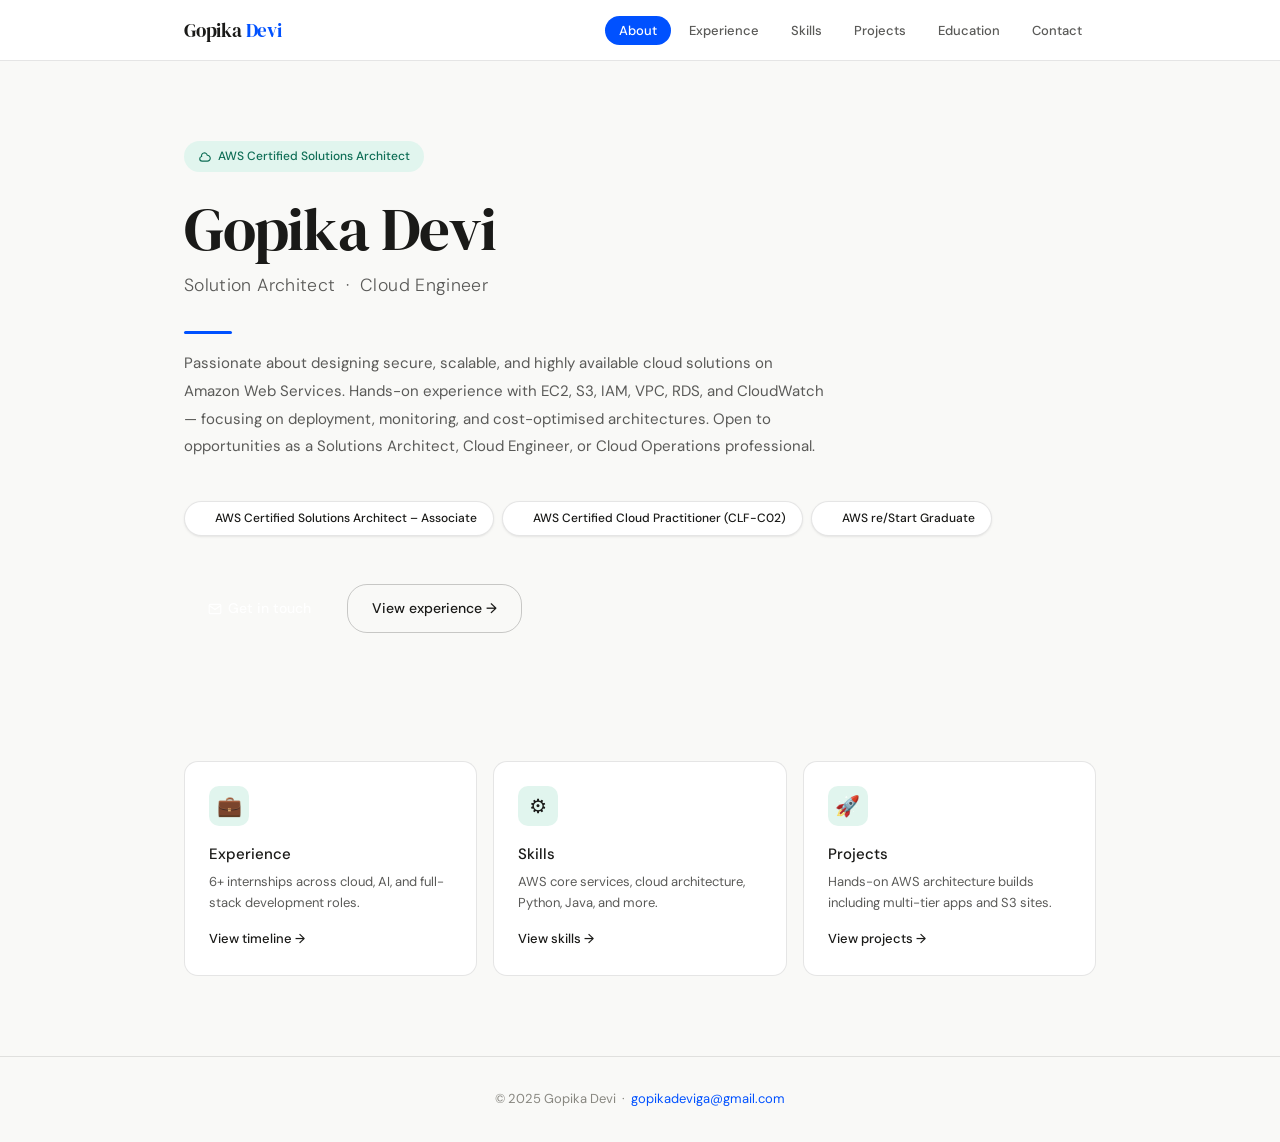
<file: index.html>
<!DOCTYPE html>
<html lang="en">
<head>
  <meta charset="UTF-8" />
  <meta name="viewport" content="width=device-width, initial-scale=1.0" />
  <title>Gopika Devi – Solution Architect</title>
  <meta name="description" content="AWS Certified Solutions Architect passionate about secure, scalable cloud solutions." />
  <link rel="stylesheet" href="css/style.css" />
  <style>
    /* ── Hero ── */
    .hero {
      padding: 5rem 0 4rem;
    }

    .hero-badge {
      display: inline-flex;
      align-items: center;
      gap: 6px;
      background: var(--teal-light);
      color: var(--teal-dark);
      font-size: 12px;
      font-weight: 500;
      padding: 6px 14px;
      border-radius: 20px;
      margin-bottom: 1.5rem;
    }

    .hero-badge svg {
      width: 14px;
      height: 14px;
      flex-shrink: 0;
    }

    .hero h1 {
      font-family: var(--font-display);
      font-size: clamp(2.4rem, 6vw, 3.8rem);
      font-weight: 400;
      line-height: 1.1;
      margin-bottom: 0.5rem;
      letter-spacing: -0.02em;
    }

    .hero h1 .highlight { color: var(--aws-blue); }

    .hero-role {
      font-size: 1.1rem;
      color: var(--text-secondary);
      font-weight: 300;
      margin-bottom: 2rem;
      letter-spacing: 0.02em;
    }

    .hero-bio {
      font-size: 15px;
      line-height: 1.85;
      color: var(--text-secondary);
      max-width: 640px;
      margin-bottom: 2.5rem;
    }

    .cert-chips {
      display: flex;
      flex-wrap: wrap;
      gap: 8px;
      margin-bottom: 3rem;
    }

    .cert-chip {
      display: flex;
      align-items: center;
      gap: 7px;
      background: var(--bg-white);
      border: 1px solid var(--border);
      border-radius: var(--radius-xl);
      padding: 7px 16px;
      font-size: 12px;
      font-weight: 500;
      box-shadow: var(--shadow-sm);
    }

    .cert-chip .dot {
      width: 7px;
      height: 7px;
      border-radius: 50%;
      background: var(--aws-blue);
      flex-shrink: 0;
    }

    /* ── Stats ── */
    .stats-row {
      display: grid;
      grid-template-columns: repeat(4, 1fr);
      gap: 12px;
      margin-bottom: 3rem;
    }

    .stat-card {
      background: var(--bg-white);
      border: 1px solid var(--border);
      border-radius: var(--radius-md);
      padding: 1.25rem 1rem;
      text-align: center;
      box-shadow: var(--shadow-sm);
    }

    .stat-card .val {
      font-size: 2rem;
      font-weight: 500;
      color: var(--aws-blue);
      line-height: 1;
      margin-bottom: 4px;
    }

    .stat-card .lbl {
      font-size: 11px;
      color: var(--text-muted);
      text-transform: uppercase;
      letter-spacing: 0.06em;
    }

    /* ── CTA Buttons ── */
    .cta-row {
      display: flex;
      flex-wrap: wrap;
      gap: 12px;
    }

    .btn-primary {
      display: inline-flex;
      align-items: center;
      gap: 6px;
      background: var(--aws-blue);
      color: #fff;
      font-size: 14px;
      font-weight: 500;
      padding: 12px 24px;
      border-radius: var(--radius-xl);
      transition: background var(--transition), transform var(--transition);
    }

    .btn-primary:hover {
      background: var(--aws-blue-dark);
      transform: translateY(-1px);
    }

    .btn-secondary {
      display: inline-flex;
      align-items: center;
      gap: 6px;
      background: transparent;
      color: var(--text-primary);
      font-size: 14px;
      font-weight: 500;
      padding: 12px 24px;
      border: 1px solid var(--border-strong);
      border-radius: var(--radius-xl);
      transition: all var(--transition);
    }

    .btn-secondary:hover {
      border-color: var(--aws-blue);
      color: var(--aws-blue);
      transform: translateY(-1px);
    }

    /* ── Quick sections ── */
    .quick-grid {
      display: grid;
      grid-template-columns: repeat(3, 1fr);
      gap: 1rem;
      margin-top: 4rem;
    }

    .quick-card {
      background: var(--bg-white);
      border: 1px solid var(--border);
      border-radius: var(--radius-lg);
      padding: 1.5rem;
      transition: all var(--transition);
      cursor: pointer;
    }

    .quick-card:hover {
      border-color: var(--aws-blue);
      box-shadow: var(--shadow-md);
      transform: translateY(-2px);
    }

    .quick-icon {
      width: 40px;
      height: 40px;
      border-radius: var(--radius-md);
      background: var(--teal-light);
      display: flex;
      align-items: center;
      justify-content: center;
      font-size: 20px;
      margin-bottom: 1rem;
    }

    .quick-card h3 {
      font-size: 15px;
      font-weight: 500;
      margin-bottom: 6px;
    }

    .quick-card p {
      font-size: 13px;
      color: var(--text-secondary);
      line-height: 1.6;
    }

    .quick-card .arrow {
      display: inline-block;
      margin-top: 1rem;
      font-size: 13px;
      color: var(--aws-blue);
      font-weight: 500;
    }

    @media (max-width: 680px) {
      .stats-row { grid-template-columns: repeat(2, 1fr); }
      .quick-grid { grid-template-columns: 1fr; }
      .hero { padding: 3rem 0 2.5rem; }
    }
  </style>
</head>
<body>

  <!-- Navigation -->
  <nav class="nav">
    <div class="container nav-inner">
      <a href="index.html" class="nav-logo">Gopika <span>Devi</span></a>
      <ul class="nav-links" id="nav-links">
        <li><a href="index.html">About</a></li>
        <li><a href="experience.html">Experience</a></li>
        <li><a href="skills.html">Skills</a></li>
        <li><a href="projects.html">Projects</a></li>
        <li><a href="education.html">Education</a></li>
        <li><a href="contact.html">Contact</a></li>
      </ul>
      <button class="nav-hamburger" id="hamburger" aria-label="Menu">
        <span></span><span></span><span></span>
      </button>
    </div>
  </nav>

  <!-- Hero -->
  <main>
    <div class="container">
      <section class="hero fade-up">

        <div class="hero-badge">
          <svg viewBox="0 0 24 24" fill="none" stroke="currentColor" stroke-width="2">
            <path d="M3 15a4 4 0 004 4h9a5 5 0 10-.1-9.999 5.002 5.002 0 10-9.78 2.096A4.001 4.001 0 003 15z"/>
          </svg>
          AWS Certified Solutions Architect
        </div>

        <h1>Gopika <span class="highlight">Devi</span></h1>
        <div class="hero-role">Solution Architect &nbsp;·&nbsp; Cloud Engineer</div>
        <div class="accent-line"></div>

        <p class="hero-bio">
          Passionate about designing secure, scalable, and highly available cloud solutions on Amazon Web Services.
          Hands-on experience with EC2, S3, IAM, VPC, RDS, and CloudWatch — focusing on deployment, monitoring,
          and cost-optimised architectures. Open to opportunities as a Solutions Architect, Cloud Engineer,
          or Cloud Operations professional.
        </p>

        <div class="cert-chips">
          <div class="cert-chip"><div class="dot"></div>AWS Certified Solutions Architect – Associate</div>
          <div class="cert-chip"><div class="dot"></div>AWS Certified Cloud Practitioner (CLF-C02)</div>
          <div class="cert-chip"><div class="dot"></div>AWS re/Start Graduate</div>
        </div>

        <div class="cta-row">
          <a href="contact.html" class="btn-primary">
            <svg width="14" height="14" viewBox="0 0 24 24" fill="none" stroke="currentColor" stroke-width="2"><path d="M4 4h16c1.1 0 2 .9 2 2v12c0 1.1-.9 2-2 2H4c-1.1 0-2-.9-2-2V6c0-1.1.9-2 2-2z"/><polyline points="22,6 12,13 2,6"/></svg>
            Get in touch
          </a>
          <a href="experience.html" class="btn-secondary">
            View experience →
          </a>
        </div>

      </section>

      <!-- Quick Links -->
      <div class="quick-grid fade-up fade-up-delay-2">
        <a href="experience.html" class="quick-card">
          <div class="quick-icon">💼</div>
          <h3>Experience</h3>
          <p>6+ internships across cloud, AI, and full-stack development roles.</p>
          <span class="arrow">View timeline →</span>
        </a>
        <a href="skills.html" class="quick-card">
          <div class="quick-icon">⚙️</div>
          <h3>Skills</h3>
          <p>AWS core services, cloud architecture, Python, Java, and more.</p>
          <span class="arrow">View skills →</span>
        </a>
        <a href="projects.html" class="quick-card">
          <div class="quick-icon">🚀</div>
          <h3>Projects</h3>
          <p>Hands-on AWS architecture builds including multi-tier apps and S3 sites.</p>
          <span class="arrow">View projects →</span>
        </a>
      </div>

    </div>
  </main>

  <footer class="footer">
    <div class="container">
      <p>© 2025 Gopika Devi &nbsp;·&nbsp; <a href="mailto:gopikadeviga@gmail.com">gopikadeviga@gmail.com</a></p>
    </div>
  </footer>

  <script src="js/nav.js"></script>
</body>
</html>
</file>
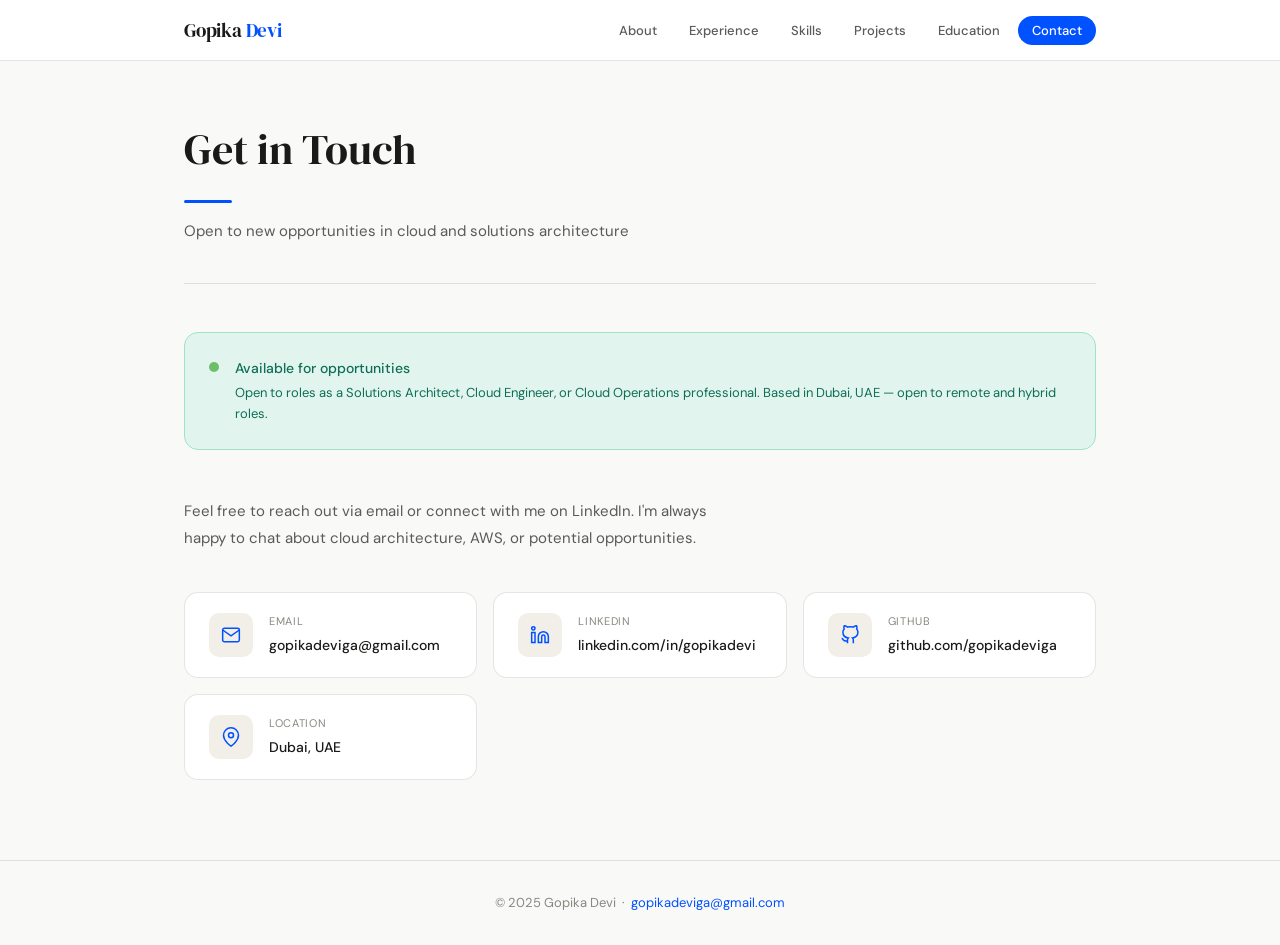
<file: contact.html>
<!DOCTYPE html>
<html lang="en">
<head>
  <meta charset="UTF-8" />
  <meta name="viewport" content="width=device-width, initial-scale=1.0" />
  <title>Contact – Gopika Devi</title>
  <link rel="stylesheet" href="css/style.css" />
  <style>
    .contact-intro {
      font-size: 15px;
      color: var(--text-secondary);
      line-height: 1.8;
      max-width: 560px;
      margin-bottom: 2.5rem;
    }

    .contact-grid {
      display: grid;
      grid-template-columns: repeat(auto-fit, minmax(220px, 1fr));
      gap: 1rem;
      margin-bottom: 3rem;
    }

    .contact-card {
      display: flex;
      align-items: center;
      gap: 1rem;
      background: var(--bg-white);
      border: 1px solid var(--border);
      border-radius: var(--radius-lg);
      padding: 1.25rem 1.5rem;
      transition: all var(--transition);
      text-decoration: none;
      color: inherit;
    }

    .contact-card:hover {
      border-color: var(--aws-orange);
      box-shadow: var(--shadow-md);
      transform: translateY(-2px);
    }

    .contact-icon {
      width: 44px;
      height: 44px;
      border-radius: var(--radius-md);
      background: var(--gray-100);
      display: flex;
      align-items: center;
      justify-content: center;
      flex-shrink: 0;
    }

    .contact-label {
      font-size: 11px;
      color: var(--text-muted);
      text-transform: uppercase;
      letter-spacing: 0.06em;
      margin-bottom: 3px;
    }

    .contact-val {
      font-size: 14px;
      font-weight: 500;
      color: var(--text-primary);
      word-break: break-all;
    }

    .availability-banner {
      background: var(--teal-light);
      border: 1px solid #9FE1CB;
      border-radius: var(--radius-lg);
      padding: 1.5rem;
      display: flex;
      align-items: flex-start;
      gap: 1rem;
      margin-bottom: 3rem;
    }

    .availability-dot {
      width: 10px;
      height: 10px;
      border-radius: 50%;
      background: var(--teal);
      margin-top: 5px;
      flex-shrink: 0;
      animation: pulse 2s infinite;
    }

    @keyframes pulse {
      0%, 100% { box-shadow: 0 0 0 0 rgba(29, 158, 117, 0.4); }
      50% { box-shadow: 0 0 0 6px rgba(29, 158, 117, 0); }
    }

    .availability-text strong {
      display: block;
      font-size: 14px;
      font-weight: 500;
      color: var(--teal-dark);
      margin-bottom: 4px;
    }

    .availability-text p {
      font-size: 13px;
      color: var(--teal-dark);
      line-height: 1.6;
    }

    @media (max-width: 480px) {
      .contact-grid { grid-template-columns: 1fr; }
    }
  </style>
</head>
<body>

  <nav class="nav">
    <div class="container nav-inner">
      <a href="index.html" class="nav-logo">Gopika <span>Devi</span></a>
      <ul class="nav-links" id="nav-links">
        <li><a href="index.html">About</a></li>
        <li><a href="experience.html">Experience</a></li>
        <li><a href="skills.html">Skills</a></li>
        <li><a href="projects.html">Projects</a></li>
        <li><a href="education.html">Education</a></li>
        <li><a href="contact.html">Contact</a></li>
      </ul>
      <button class="nav-hamburger" id="hamburger" aria-label="Menu">
        <span></span><span></span><span></span>
      </button>
    </div>
  </nav>

  <main>
    <div class="container">

      <header class="page-header fade-up">
        <h1>Get in Touch</h1>
        <div class="accent-line"></div>
        <p>Open to new opportunities in cloud and solutions architecture</p>
      </header>

      <!-- Availability banner -->
      <div class="availability-banner fade-up fade-up-delay-1">
        <div class="availability-dot"></div>
        <div class="availability-text">
          <strong>Available for opportunities</strong>
          <p>Open to roles as a Solutions Architect, Cloud Engineer, or Cloud Operations professional. Based in Dubai, UAE — open to remote and hybrid roles.</p>
        </div>
      </div>

      <p class="contact-intro fade-up fade-up-delay-1">
        Feel free to reach out via email or connect with me on LinkedIn. I'm always happy to chat about cloud architecture, AWS, or potential opportunities.
      </p>

      <!-- Contact cards -->
      <div class="contact-grid fade-up fade-up-delay-2">

        <a class="contact-card" href="mailto:gopikadeviga@gmail.com">
          <div class="contact-icon">
            <svg width="20" height="20" viewBox="0 0 24 24" fill="none" stroke="var(--aws-orange)" stroke-width="1.8">
              <path d="M4 4h16c1.1 0 2 .9 2 2v12c0 1.1-.9 2-2 2H4c-1.1 0-2-.9-2-2V6c0-1.1.9-2 2-2z"/>
              <polyline points="22,6 12,13 2,6"/>
            </svg>
          </div>
          <div>
            <div class="contact-label">Email</div>
            <div class="contact-val">gopikadeviga@gmail.com</div>
          </div>
        </a>

        <a class="contact-card" href="https://www.linkedin.com/in/gopikadevi/" target="_blank" rel="noopener">
          <div class="contact-icon">
            <svg width="20" height="20" viewBox="0 0 24 24" fill="none" stroke="var(--aws-orange)" stroke-width="1.8">
              <path d="M16 8a6 6 0 016 6v7h-4v-7a2 2 0 00-2-2 2 2 0 00-2 2v7h-4v-7a6 6 0 016-6z"/>
              <rect x="2" y="9" width="4" height="12"/>
              <circle cx="4" cy="4" r="2"/>
            </svg>
          </div>
          <div>
            <div class="contact-label">LinkedIn</div>
            <div class="contact-val">linkedin.com/in/gopikadevi</div>
          </div>
        </a>

        <a class="contact-card" href="https://github.com/gopikadeviga" target="_blank" rel="noopener">
          <div class="contact-icon">
            <svg width="20" height="20" viewBox="0 0 24 24" fill="none" stroke="var(--aws-orange)" stroke-width="1.8">
              <path d="M9 19c-5 1.5-5-2.5-7-3m14 6v-3.87a3.37 3.37 0 00-.94-2.61c3.14-.35 6.44-1.54 6.44-7A5.44 5.44 0 0020 4.77 5.07 5.07 0 0019.91 1S18.73.65 16 2.48a13.38 13.38 0 00-7 0C6.27.65 5.09 1 5.09 1A5.07 5.07 0 005 4.77a5.44 5.44 0 00-1.5 3.78c0 5.42 3.3 6.61 6.44 7A3.37 3.37 0 009 18.13V22"/>
            </svg>
          </div>
          <div>
            <div class="contact-label">GitHub</div>
            <div class="contact-val">github.com/gopikadeviga</div>
          </div>
        </a>

        <div class="contact-card" style="cursor: default;">
          <div class="contact-icon">
            <svg width="20" height="20" viewBox="0 0 24 24" fill="none" stroke="var(--aws-orange)" stroke-width="1.8">
              <path d="M21 10c0 7-9 13-9 13s-9-6-9-13a9 9 0 0118 0z"/>
              <circle cx="12" cy="10" r="3"/>
            </svg>
          </div>
          <div>
            <div class="contact-label">Location</div>
            <div class="contact-val">Dubai, UAE</div>
          </div>
        </div>

      </div>

    </div>
  </main>

  <footer class="footer">
    <div class="container">
      <p>© 2025 Gopika Devi &nbsp;·&nbsp; <a href="mailto:gopikadeviga@gmail.com">gopikadeviga@gmail.com</a></p>
    </div>
  </footer>

  <script src="js/nav.js"></script>
</body>
</html>
</file>
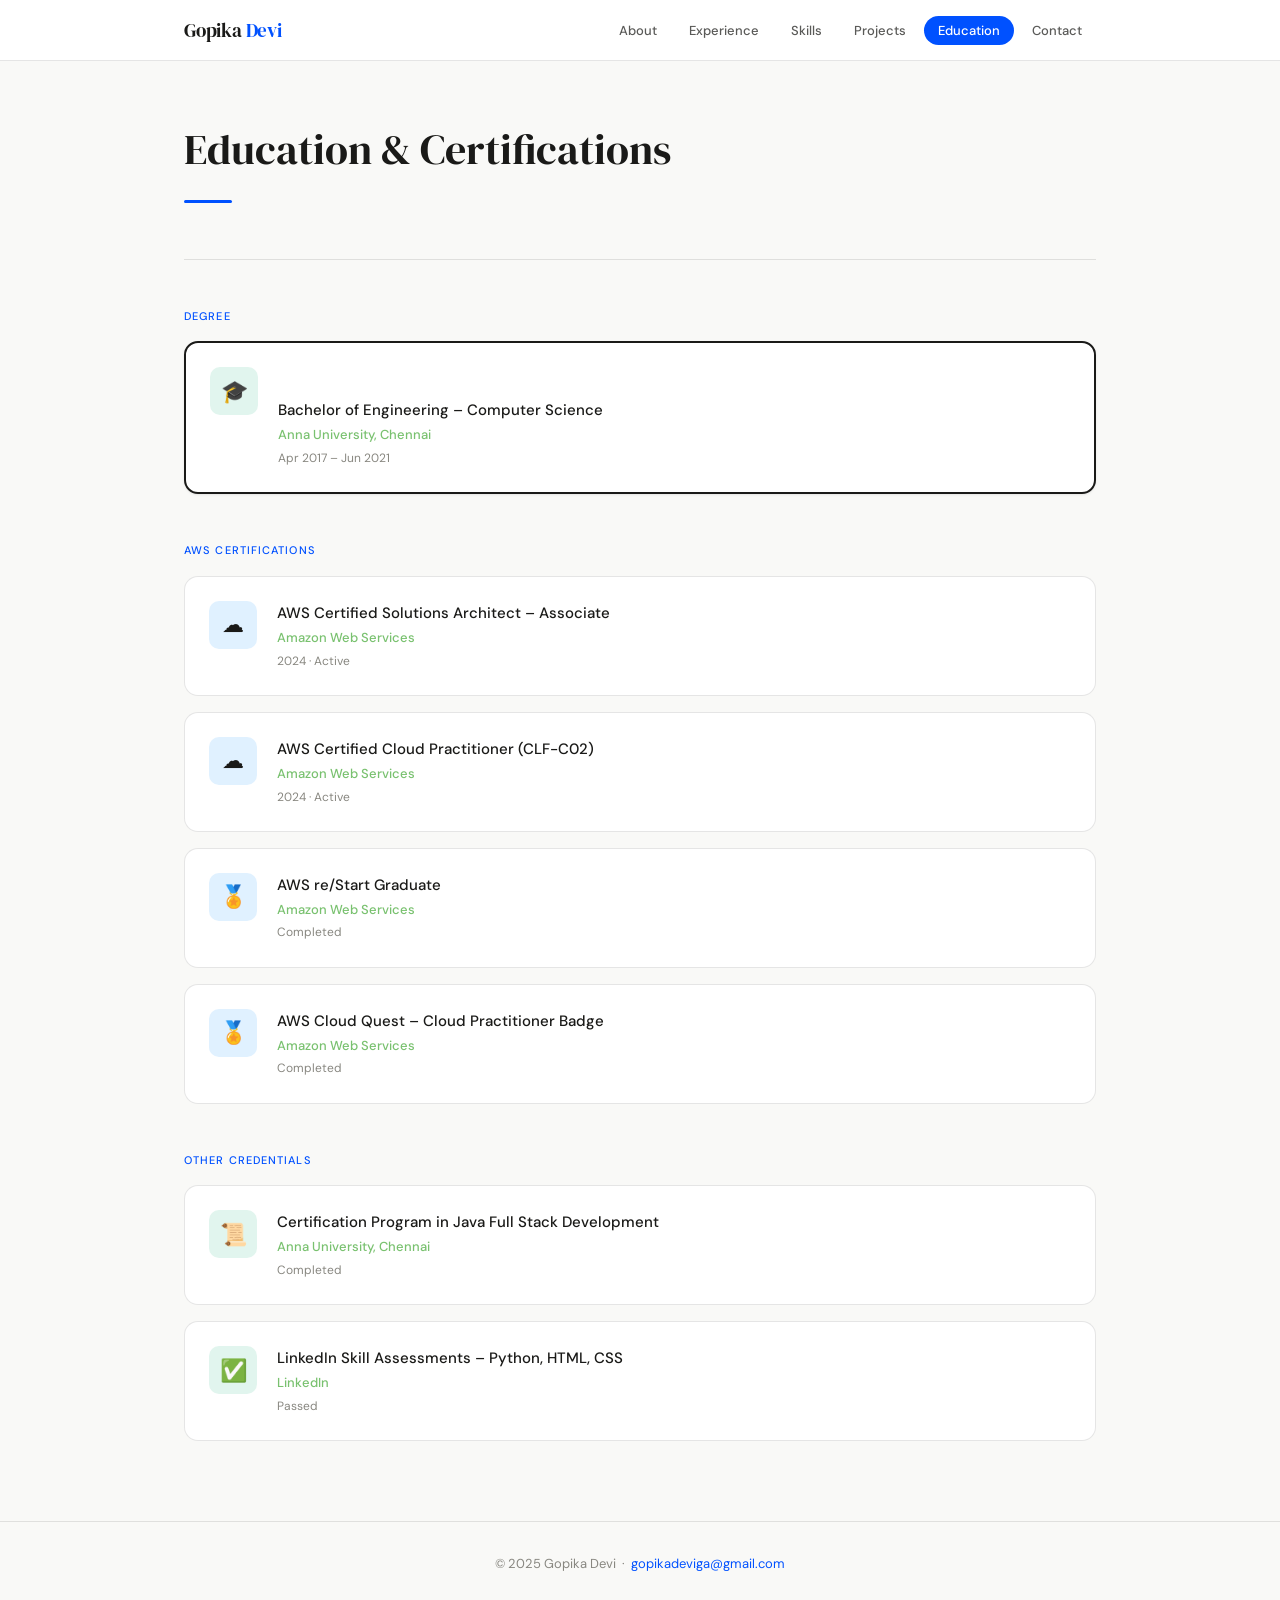
<file: education.html>
<!DOCTYPE html>
<html lang="en">
<head>
  <meta charset="UTF-8" />
  <meta name="viewport" content="width=device-width, initial-scale=1.0" />
  <title>Education – Gopika Devi</title>
  <link rel="stylesheet" href="css/style.css" />
  <style>
    .edu-section + .edu-section { margin-top: 3rem; }

    .edu-card {
      display: flex;
      gap: 1.25rem;
      align-items: flex-start;
      background: var(--bg-white);
      border: 1px solid var(--border);
      border-radius: var(--radius-lg);
      padding: 1.5rem;
      margin-bottom: 1rem;
      transition: border-color var(--transition), box-shadow var(--transition);
    }

    .edu-card:hover {
      border-color: var(--aws-blue);
      box-shadow: var(--shadow-md);
    }

    .edu-card.featured {
      border-color: var(--aws-blue);
      border-width: 2px;
      box-shadow: var(--shadow-sm);
    }

    .edu-icon {
      width: 48px;
      height: 48px;
      border-radius: var(--radius-md);
      background: var(--teal-light);
      display: flex;
      align-items: center;
      justify-content: center;
      font-size: 22px;
      flex-shrink: 0;
    }

    .edu-icon.orange { background: #e0f1ff; }

    .edu-title {
      font-size: 15px;
      font-weight: 500;
      color: var(--text-primary);
      margin-bottom: 3px;
    }

    .edu-inst {
      font-size: 13px;
      color: var(--teal);
      font-weight: 500;
      margin-bottom: 3px;
    }

    .edu-year {
      font-size: 12px;
      color: var(--text-muted);
    }

    .featured-label {
      display: inline-block;
      font-size: 10px;
      font-weight: 500;
      text-transform: uppercase;
      letter-spacing: 0.08em;
      background: var(--aws-blue);
      color: white;
      padding: 2px 8px;
      border-radius: 10px;
      margin-bottom: 6px;
    }
  </style>
</head>
<body>

  <nav class="nav">
    <div class="container nav-inner">
      <a href="index.html" class="nav-logo">Gopika <span>Devi</span></a>
      <ul class="nav-links" id="nav-links">
        <li><a href="index.html">About</a></li>
        <li><a href="experience.html">Experience</a></li>
        <li><a href="skills.html">Skills</a></li>
        <li><a href="projects.html">Projects</a></li>
        <li><a href="education.html">Education</a></li>
        <li><a href="contact.html">Contact</a></li>
      </ul>
      <button class="nav-hamburger" id="hamburger" aria-label="Menu">
        <span></span><span></span><span></span>
      </button>
    </div>
  </nav>

  <main>
    <div class="container">

      <header class="page-header fade-up">
        <h1>Education &amp; Certifications</h1>
        <div class="accent-line"></div>
      </header>

      <!-- Degree -->
      <div class="edu-section fade-up fade-up-delay-1">
        <div class="section-label">Degree</div>
        <div class="edu-card featured">
          <div class="edu-icon">🎓</div>
          <div>
            <div class="featured-label">Academic degree</div>
            <div class="edu-title">Bachelor of Engineering – Computer Science</div>
            <div class="edu-inst">Anna University, Chennai</div>
            <div class="edu-year">Apr 2017 – Jun 2021</div>
          </div>
        </div>
      </div>

      <!-- AWS Certifications -->
      <div class="edu-section fade-up fade-up-delay-2">
        <div class="section-label">AWS Certifications</div>

        <div class="edu-card">
          <div class="edu-icon orange">☁️</div>
          <div>
            <div class="edu-title">AWS Certified Solutions Architect – Associate</div>
            <div class="edu-inst">Amazon Web Services</div>
            <div class="edu-year">2024 · Active</div>
          </div>
        </div>

        <div class="edu-card">
          <div class="edu-icon orange">☁️</div>
          <div>
            <div class="edu-title">AWS Certified Cloud Practitioner (CLF-C02)</div>
            <div class="edu-inst">Amazon Web Services</div>
            <div class="edu-year">2024 · Active</div>
          </div>
        </div>

        <div class="edu-card">
          <div class="edu-icon orange">🏅</div>
          <div>
            <div class="edu-title">AWS re/Start Graduate</div>
            <div class="edu-inst">Amazon Web Services</div>
            <div class="edu-year">Completed</div>
          </div>
        </div>

        <div class="edu-card">
          <div class="edu-icon orange">🏅</div>
          <div>
            <div class="edu-title">AWS Cloud Quest – Cloud Practitioner Badge</div>
            <div class="edu-inst">Amazon Web Services</div>
            <div class="edu-year">Completed</div>
          </div>
        </div>
      </div>

      <!-- Other Credentials -->
      <div class="edu-section fade-up fade-up-delay-3">
        <div class="section-label">Other credentials</div>

        <div class="edu-card">
          <div class="edu-icon">📜</div>
          <div>
            <div class="edu-title">Certification Program in Java Full Stack Development</div>
            <div class="edu-inst">Anna University, Chennai</div>
            <div class="edu-year">Completed</div>
          </div>
        </div>

        <div class="edu-card">
          <div class="edu-icon">✅</div>
          <div>
            <div class="edu-title">LinkedIn Skill Assessments – Python, HTML, CSS</div>
            <div class="edu-inst">LinkedIn</div>
            <div class="edu-year">Passed</div>
          </div>
        </div>
      </div>

    </div>
  </main>

  <footer class="footer">
    <div class="container">
      <p>© 2025 Gopika Devi &nbsp;·&nbsp; <a href="mailto:gopikadeviga@gmail.com">gopikadeviga@gmail.com</a></p>
    </div>
  </footer>

  <script src="js/nav.js"></script>
</body>
</html>
</file>
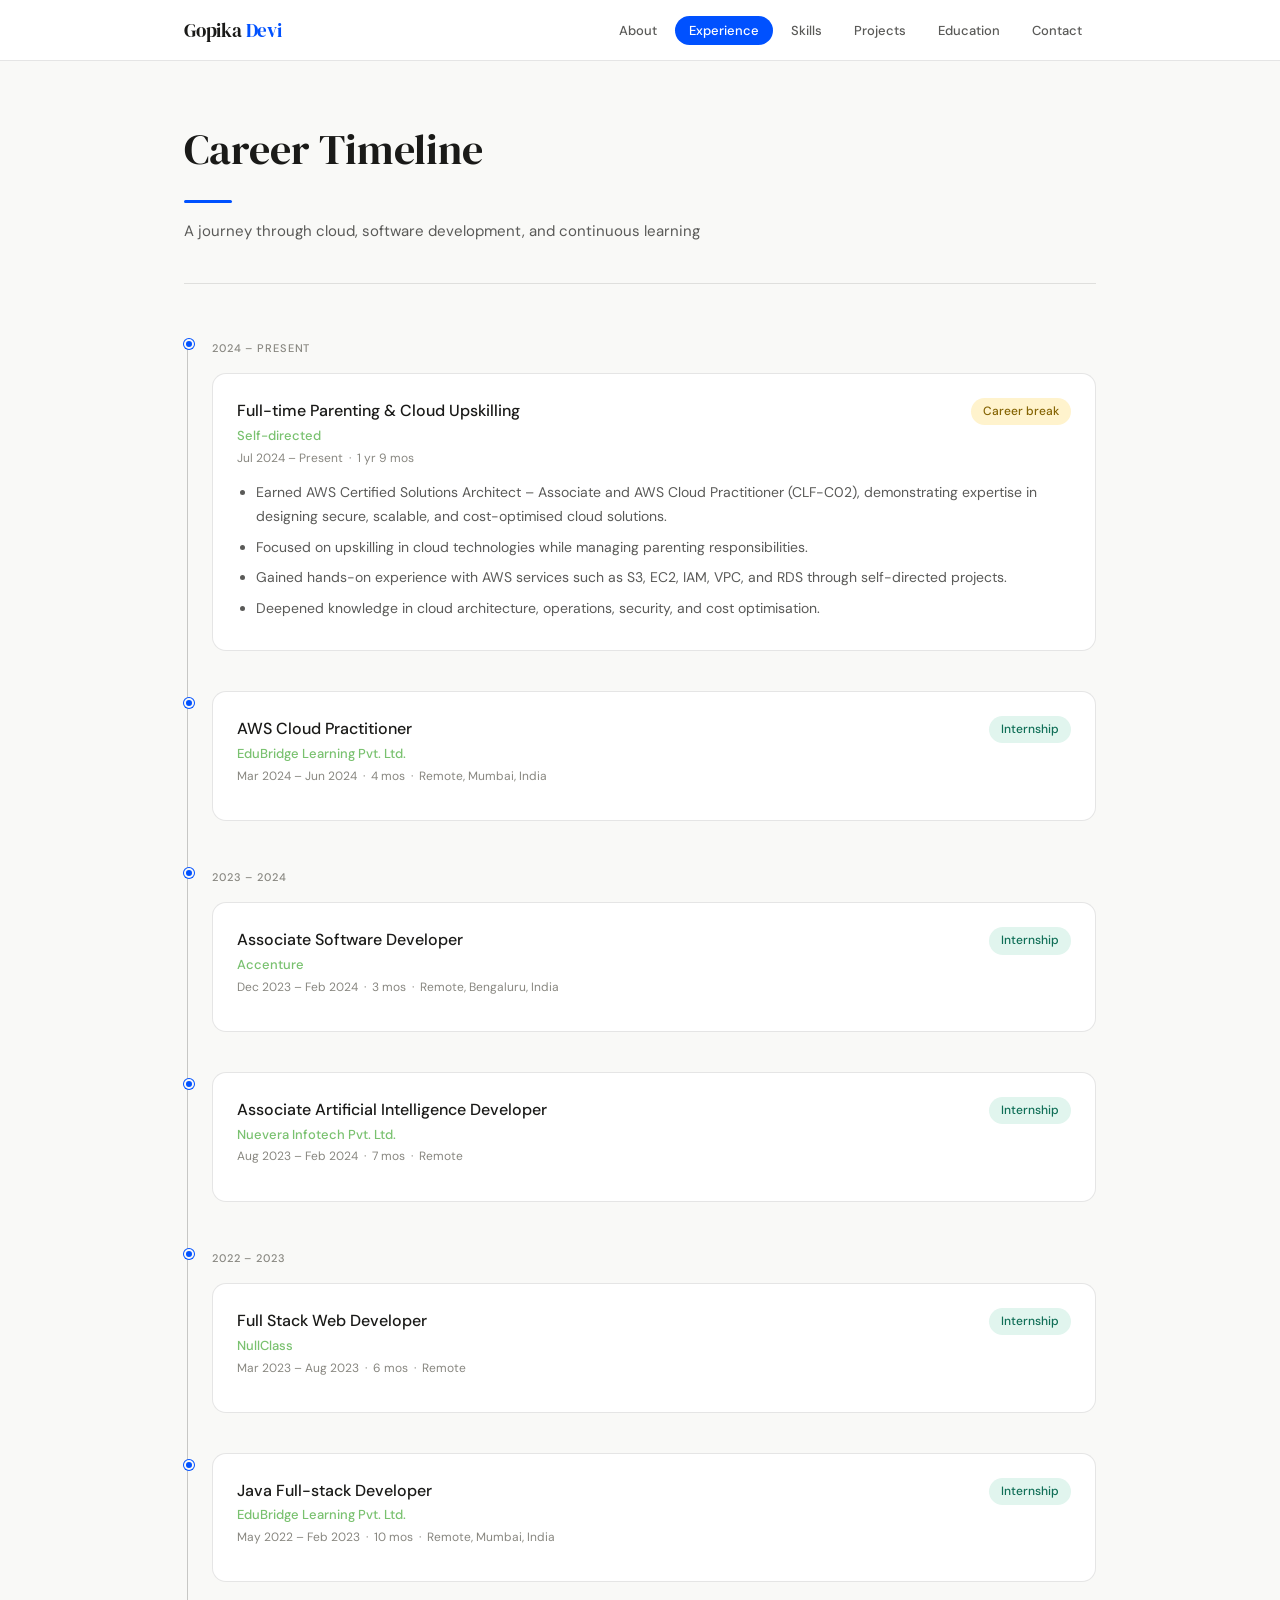
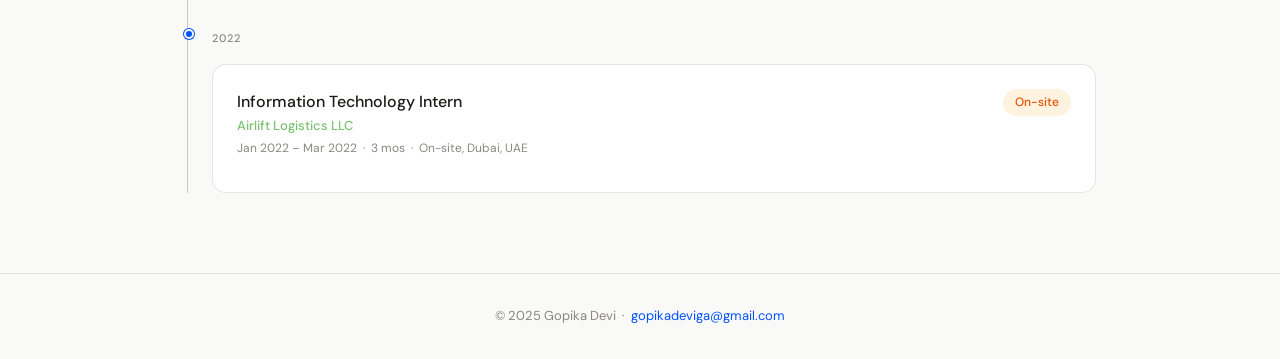
<file: experience.html>
<!DOCTYPE html>
<html lang="en">
<head>
  <meta charset="UTF-8" />
  <meta name="viewport" content="width=device-width, initial-scale=1.0" />
  <title>Experience – Gopika Devi</title>
  <link rel="stylesheet" href="css/style.css" />
  <style>
    .timeline {
      position: relative;
      padding-left: 28px;
    }

    .timeline::before {
      content: '';
      position: absolute;
      left: 3px;
      top: 8px;
      bottom: 0;
      width: 1px;
      background: var(--border-strong);
    }

    .exp-item {
      position: relative;
      margin-bottom: 2.5rem;
    }

    .exp-item::before {
      content: '';
      position: absolute;
      left: -28px;
      top: 7px;
      width: 10px;
      height: 10px;
      border-radius: 50%;
      background: var(--aws-orange);
      border: 2px solid var(--bg-surface);
      box-shadow: 0 0 0 1px var(--aws-orange);
    }

    .exp-card {
      background: var(--bg-white);
      border: 1px solid var(--border);
      border-radius: var(--radius-lg);
      padding: 1.5rem;
      transition: border-color var(--transition), box-shadow var(--transition);
    }

    .exp-card:hover {
      border-color: var(--aws-orange);
      box-shadow: var(--shadow-md);
    }

    .exp-card-header {
      display: flex;
      justify-content: space-between;
      align-items: flex-start;
      flex-wrap: wrap;
      gap: 8px;
      margin-bottom: 10px;
    }

    .exp-role {
      font-size: 16px;
      font-weight: 500;
    }

    .exp-company {
      font-size: 13px;
      color: var(--teal);
      font-weight: 500;
      margin-top: 2px;
    }

    .exp-meta {
      font-size: 12px;
      color: var(--text-muted);
      margin-top: 2px;
    }

    .exp-bullets {
      margin-top: 12px;
      padding-left: 1.2rem;
    }

    .exp-bullets li {
      font-size: 14px;
      color: var(--text-secondary);
      line-height: 1.75;
      margin-bottom: 6px;
      list-style: disc;
    }

    .year-marker {
      display: inline-block;
      font-size: 11px;
      font-weight: 500;
      color: var(--text-muted);
      text-transform: uppercase;
      letter-spacing: 0.08em;
      margin-bottom: 1rem;
      margin-top: 0.5rem;
    }
  </style>
</head>
<body>

  <nav class="nav">
    <div class="container nav-inner">
      <a href="index.html" class="nav-logo">Gopika <span>Devi</span></a>
      <ul class="nav-links" id="nav-links">
        <li><a href="index.html">About</a></li>
        <li><a href="experience.html">Experience</a></li>
        <li><a href="skills.html">Skills</a></li>
        <li><a href="projects.html">Projects</a></li>
        <li><a href="education.html">Education</a></li>
        <li><a href="contact.html">Contact</a></li>
      </ul>
      <button class="nav-hamburger" id="hamburger" aria-label="Menu">
        <span></span><span></span><span></span>
      </button>
    </div>
  </nav>

  <main>
    <div class="container">

      <header class="page-header fade-up">
        <h1>Career Timeline</h1>
        <div class="accent-line"></div>
        <p>A journey through cloud, software development, and continuous learning</p>
      </header>

      <div class="timeline fade-up fade-up-delay-1">

        <!-- 2024–Present -->
        <div class="exp-item">
          <span class="year-marker">2024 – Present</span>
          <div class="exp-card">
            <div class="exp-card-header">
              <div>
                <div class="exp-role">Full-time Parenting &amp; Cloud Upskilling</div>
                <div class="exp-company">Self-directed</div>
                <div class="exp-meta">Jul 2024 – Present &nbsp;·&nbsp; 1 yr 9 mos</div>
              </div>
              <span class="badge badge-break">Career break</span>
            </div>
            <ul class="exp-bullets">
              <li>Earned AWS Certified Solutions Architect – Associate and AWS Cloud Practitioner (CLF-C02), demonstrating expertise in designing secure, scalable, and cost-optimised cloud solutions.</li>
              <li>Focused on upskilling in cloud technologies while managing parenting responsibilities.</li>
              <li>Gained hands-on experience with AWS services such as S3, EC2, IAM, VPC, and RDS through self-directed projects.</li>
              <li>Deepened knowledge in cloud architecture, operations, security, and cost optimisation.</li>
            </ul>
          </div>
        </div>

        <!-- EduBridge Cloud -->
        <div class="exp-item">
          <div class="exp-card">
            <div class="exp-card-header">
              <div>
                <div class="exp-role">AWS Cloud Practitioner</div>
                <div class="exp-company">EduBridge Learning Pvt. Ltd.</div>
                <div class="exp-meta">Mar 2024 – Jun 2024 &nbsp;·&nbsp; 4 mos &nbsp;·&nbsp; Remote, Mumbai, India</div>
              </div>
              <span class="badge badge-teal">Internship</span>
            </div>
          </div>
        </div>

        <!-- 2023–2024 -->
        <div class="exp-item">
          <span class="year-marker">2023 – 2024</span>
          <div class="exp-card">
            <div class="exp-card-header">
              <div>
                <div class="exp-role">Associate Software Developer</div>
                <div class="exp-company">Accenture</div>
                <div class="exp-meta">Dec 2023 – Feb 2024 &nbsp;·&nbsp; 3 mos &nbsp;·&nbsp; Remote, Bengaluru, India</div>
              </div>
              <span class="badge badge-teal">Internship</span>
            </div>
          </div>
        </div>

        <div class="exp-item">
          <div class="exp-card">
            <div class="exp-card-header">
              <div>
                <div class="exp-role">Associate Artificial Intelligence Developer</div>
                <div class="exp-company">Nuevera Infotech Pvt. Ltd.</div>
                <div class="exp-meta">Aug 2023 – Feb 2024 &nbsp;·&nbsp; 7 mos &nbsp;·&nbsp; Remote</div>
              </div>
              <span class="badge badge-teal">Internship</span>
            </div>
          </div>
        </div>

        <!-- 2022–2023 -->
        <div class="exp-item">
          <span class="year-marker">2022 – 2023</span>
          <div class="exp-card">
            <div class="exp-card-header">
              <div>
                <div class="exp-role">Full Stack Web Developer</div>
                <div class="exp-company">NullClass</div>
                <div class="exp-meta">Mar 2023 – Aug 2023 &nbsp;·&nbsp; 6 mos &nbsp;·&nbsp; Remote</div>
              </div>
              <span class="badge badge-teal">Internship</span>
            </div>
          </div>
        </div>

        <div class="exp-item">
          <div class="exp-card">
            <div class="exp-card-header">
              <div>
                <div class="exp-role">Java Full-stack Developer</div>
                <div class="exp-company">EduBridge Learning Pvt. Ltd.</div>
                <div class="exp-meta">May 2022 – Feb 2023 &nbsp;·&nbsp; 10 mos &nbsp;·&nbsp; Remote, Mumbai, India</div>
              </div>
              <span class="badge badge-teal">Internship</span>
            </div>
          </div>
        </div>

        <!-- 2022 -->
        <div class="exp-item">
          <span class="year-marker">2022</span>
          <div class="exp-card">
            <div class="exp-card-header">
              <div>
                <div class="exp-role">Information Technology Intern</div>
                <div class="exp-company">Airlift Logistics LLC</div>
                <div class="exp-meta">Jan 2022 – Mar 2022 &nbsp;·&nbsp; 3 mos &nbsp;·&nbsp; On-site, Dubai, UAE</div>
              </div>
              <span class="badge badge-orange">On-site</span>
            </div>
          </div>
        </div>

      </div>
    </div>
  </main>

  <footer class="footer">
    <div class="container">
      <p>© 2025 Gopika Devi &nbsp;·&nbsp; <a href="mailto:gopikadeviga@gmail.com">gopikadeviga@gmail.com</a></p>
    </div>
  </footer>

  <script src="js/nav.js"></script>
</body>
</html>
</file>
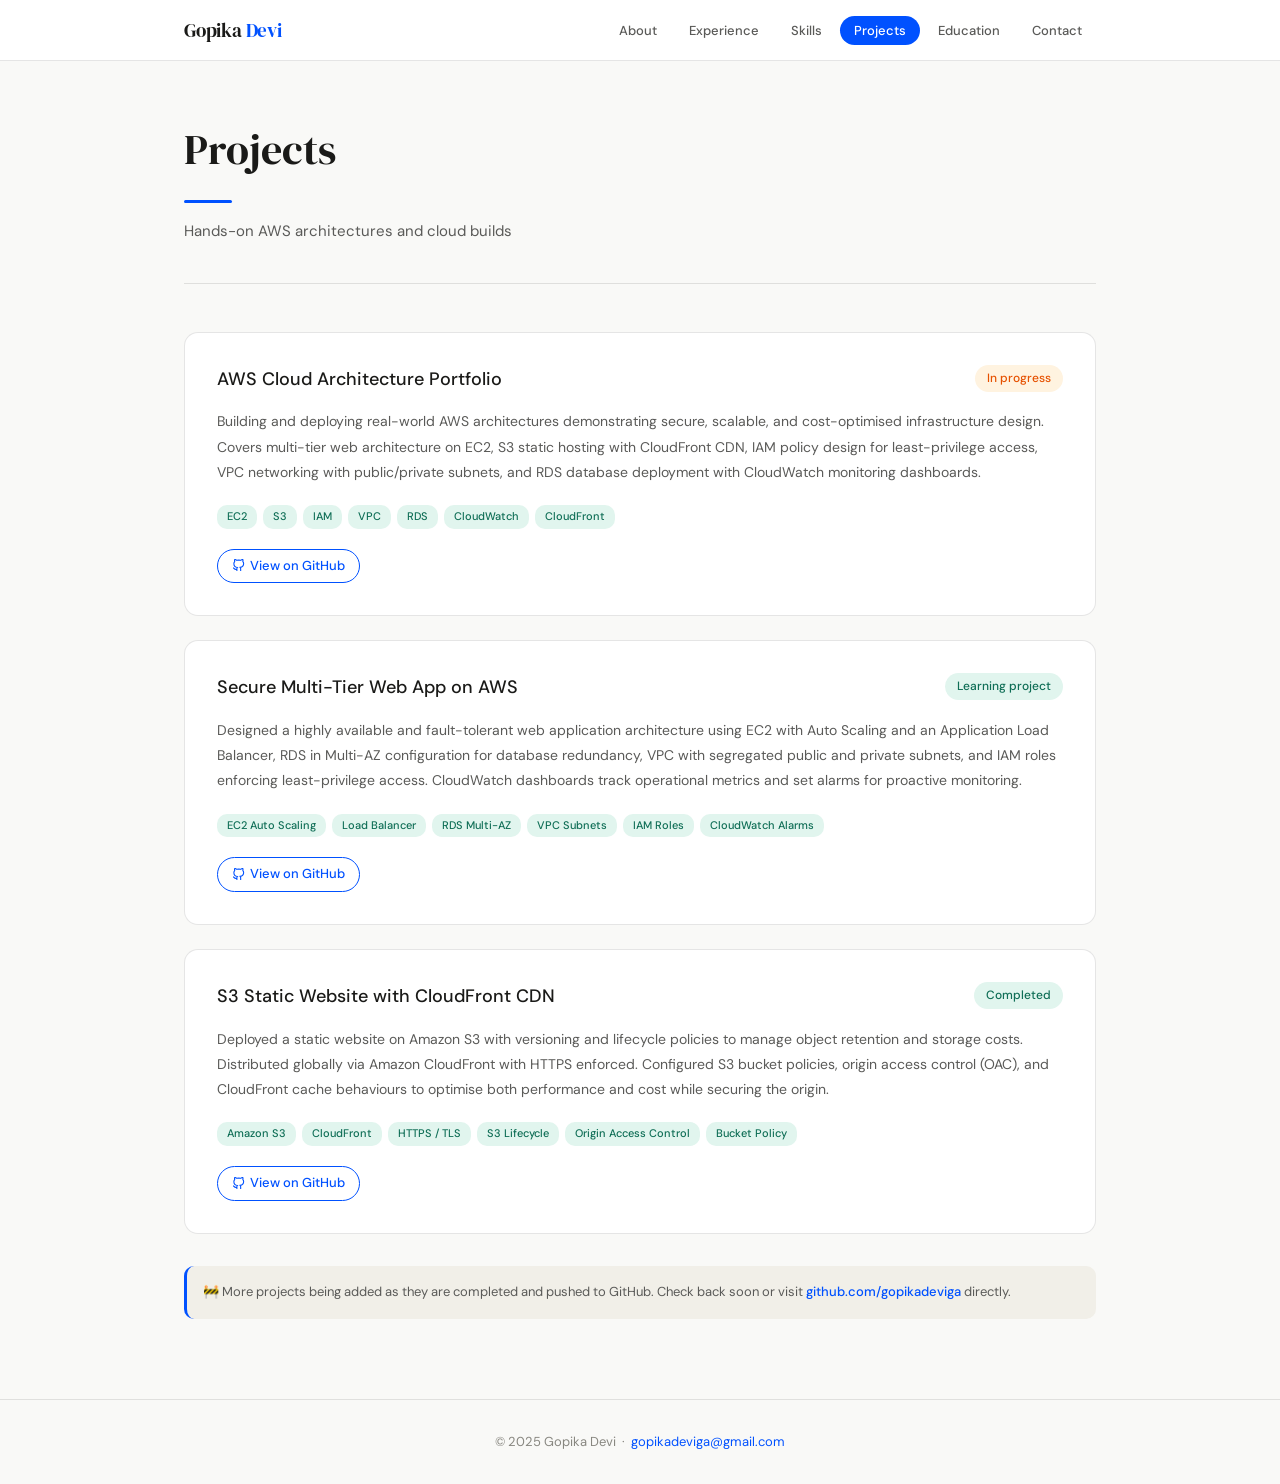
<file: projects.html>
<!DOCTYPE html>
<html lang="en">
<head>
  <meta charset="UTF-8" />
  <meta name="viewport" content="width=device-width, initial-scale=1.0" />
  <title>Projects – Gopika Devi</title>
  <link rel="stylesheet" href="css/style.css" />
  <style>
    .projects-grid {
      display: grid;
      gap: 1.5rem;
    }

    .project-card {
      background: var(--bg-white);
      border: 1px solid var(--border);
      border-radius: var(--radius-lg);
      padding: 2rem;
      transition: border-color var(--transition), box-shadow var(--transition), transform var(--transition);
    }

    .project-card:hover {
      border-color: var(--aws-orange);
      box-shadow: var(--shadow-md);
      transform: translateY(-2px);
    }

    .project-header {
      display: flex;
      justify-content: space-between;
      align-items: flex-start;
      flex-wrap: wrap;
      gap: 10px;
      margin-bottom: 1rem;
    }

    .project-title {
      font-size: 18px;
      font-weight: 500;
      color: var(--text-primary);
    }

    .project-desc {
      font-size: 14px;
      color: var(--text-secondary);
      line-height: 1.8;
      margin-bottom: 1.25rem;
    }

    .project-tech {
      display: flex;
      flex-wrap: wrap;
      gap: 6px;
      margin-bottom: 1.25rem;
    }

    .tech-tag {
      font-size: 11px;
      font-weight: 500;
      padding: 3px 10px;
      background: var(--teal-light);
      color: var(--teal-dark);
      border-radius: var(--radius-md);
    }

    .project-links {
      display: flex;
      gap: 10px;
      flex-wrap: wrap;
    }

    .project-link {
      display: inline-flex;
      align-items: center;
      gap: 5px;
      font-size: 13px;
      font-weight: 500;
      color: var(--aws-orange);
      border: 1px solid var(--aws-orange);
      padding: 6px 14px;
      border-radius: var(--radius-xl);
      transition: all var(--transition);
    }

    .project-link:hover {
      background: var(--aws-orange);
      color: white;
    }

    .wip-note {
      background: var(--gray-100);
      border-radius: var(--radius-md);
      padding: 1rem;
      margin-top: 2rem;
      font-size: 13px;
      color: var(--text-secondary);
      border-left: 3px solid var(--aws-orange);
    }
  </style>
</head>
<body>

  <nav class="nav">
    <div class="container nav-inner">
      <a href="index.html" class="nav-logo">Gopika <span>Devi</span></a>
      <ul class="nav-links" id="nav-links">
        <li><a href="index.html">About</a></li>
        <li><a href="experience.html">Experience</a></li>
        <li><a href="skills.html">Skills</a></li>
        <li><a href="projects.html">Projects</a></li>
        <li><a href="education.html">Education</a></li>
        <li><a href="contact.html">Contact</a></li>
      </ul>
      <button class="nav-hamburger" id="hamburger" aria-label="Menu">
        <span></span><span></span><span></span>
      </button>
    </div>
  </nav>

  <main>
    <div class="container">

      <header class="page-header fade-up">
        <h1>Projects</h1>
        <div class="accent-line"></div>
        <p>Hands-on AWS architectures and cloud builds</p>
      </header>

      <div class="projects-grid">

        <!-- Project 1 -->
        <div class="project-card fade-up fade-up-delay-1">
          <div class="project-header">
            <div class="project-title">AWS Cloud Architecture Portfolio</div>
            <span class="badge badge-orange">In progress</span>
          </div>
          <p class="project-desc">
            Building and deploying real-world AWS architectures demonstrating secure, scalable, and
            cost-optimised infrastructure design. Covers multi-tier web architecture on EC2, S3 static
            hosting with CloudFront CDN, IAM policy design for least-privilege access, VPC networking
            with public/private subnets, and RDS database deployment with CloudWatch monitoring dashboards.
          </p>
          <div class="project-tech">
            <span class="tech-tag">EC2</span>
            <span class="tech-tag">S3</span>
            <span class="tech-tag">IAM</span>
            <span class="tech-tag">VPC</span>
            <span class="tech-tag">RDS</span>
            <span class="tech-tag">CloudWatch</span>
            <span class="tech-tag">CloudFront</span>
          </div>
          <div class="project-links">
            <a href="https://github.com/gopikadeviga" target="_blank" rel="noopener" class="project-link">
              <svg width="13" height="13" viewBox="0 0 24 24" fill="none" stroke="currentColor" stroke-width="2"><path d="M9 19c-5 1.5-5-2.5-7-3m14 6v-3.87a3.37 3.37 0 00-.94-2.61c3.14-.35 6.44-1.54 6.44-7A5.44 5.44 0 0020 4.77 5.07 5.07 0 0019.91 1S18.73.65 16 2.48a13.38 13.38 0 00-7 0C6.27.65 5.09 1 5.09 1A5.07 5.07 0 005 4.77a5.44 5.44 0 00-1.5 3.78c0 5.42 3.3 6.61 6.44 7A3.37 3.37 0 009 18.13V22"/></svg>
              View on GitHub
            </a>
          </div>
        </div>

        <!-- Project 2 -->
        <div class="project-card fade-up fade-up-delay-2">
          <div class="project-header">
            <div class="project-title">Secure Multi-Tier Web App on AWS</div>
            <span class="badge badge-teal">Learning project</span>
          </div>
          <p class="project-desc">
            Designed a highly available and fault-tolerant web application architecture using EC2 with
            Auto Scaling and an Application Load Balancer, RDS in Multi-AZ configuration for database
            redundancy, VPC with segregated public and private subnets, and IAM roles enforcing
            least-privilege access. CloudWatch dashboards track operational metrics and set alarms
            for proactive monitoring.
          </p>
          <div class="project-tech">
            <span class="tech-tag">EC2 Auto Scaling</span>
            <span class="tech-tag">Load Balancer</span>
            <span class="tech-tag">RDS Multi-AZ</span>
            <span class="tech-tag">VPC Subnets</span>
            <span class="tech-tag">IAM Roles</span>
            <span class="tech-tag">CloudWatch Alarms</span>
          </div>
          <div class="project-links">
            <a href="https://github.com/gopikadeviga" target="_blank" rel="noopener" class="project-link">
              <svg width="13" height="13" viewBox="0 0 24 24" fill="none" stroke="currentColor" stroke-width="2"><path d="M9 19c-5 1.5-5-2.5-7-3m14 6v-3.87a3.37 3.37 0 00-.94-2.61c3.14-.35 6.44-1.54 6.44-7A5.44 5.44 0 0020 4.77 5.07 5.07 0 0019.91 1S18.73.65 16 2.48a13.38 13.38 0 00-7 0C6.27.65 5.09 1 5.09 1A5.07 5.07 0 005 4.77a5.44 5.44 0 00-1.5 3.78c0 5.42 3.3 6.61 6.44 7A3.37 3.37 0 009 18.13V22"/></svg>
              View on GitHub
            </a>
          </div>
        </div>

        <!-- Project 3 -->
        <div class="project-card fade-up fade-up-delay-3">
          <div class="project-header">
            <div class="project-title">S3 Static Website with CloudFront CDN</div>
            <span class="badge badge-teal">Completed</span>
          </div>
          <p class="project-desc">
            Deployed a static website on Amazon S3 with versioning and lifecycle policies to manage
            object retention and storage costs. Distributed globally via Amazon CloudFront with HTTPS
            enforced. Configured S3 bucket policies, origin access control (OAC), and CloudFront cache
            behaviours to optimise both performance and cost while securing the origin.
          </p>
          <div class="project-tech">
            <span class="tech-tag">Amazon S3</span>
            <span class="tech-tag">CloudFront</span>
            <span class="tech-tag">HTTPS / TLS</span>
            <span class="tech-tag">S3 Lifecycle</span>
            <span class="tech-tag">Origin Access Control</span>
            <span class="tech-tag">Bucket Policy</span>
          </div>
          <div class="project-links">
            <a href="https://github.com/gopikadeviga" target="_blank" rel="noopener" class="project-link">
              <svg width="13" height="13" viewBox="0 0 24 24" fill="none" stroke="currentColor" stroke-width="2"><path d="M9 19c-5 1.5-5-2.5-7-3m14 6v-3.87a3.37 3.37 0 00-.94-2.61c3.14-.35 6.44-1.54 6.44-7A5.44 5.44 0 0020 4.77 5.07 5.07 0 0019.91 1S18.73.65 16 2.48a13.38 13.38 0 00-7 0C6.27.65 5.09 1 5.09 1A5.07 5.07 0 005 4.77a5.44 5.44 0 00-1.5 3.78c0 5.42 3.3 6.61 6.44 7A3.37 3.37 0 009 18.13V22"/></svg>
              View on GitHub
            </a>
          </div>
        </div>

      </div>

      <div class="wip-note">
        🚧 More projects being added as they are completed and pushed to GitHub. Check back soon or visit
        <a href="https://github.com/gopikadeviga" target="_blank" style="color: var(--aws-orange); font-weight:500;">github.com/gopikadeviga</a> directly.
      </div>

    </div>
  </main>

  <footer class="footer">
    <div class="container">
      <p>© 2025 Gopika Devi &nbsp;·&nbsp; <a href="mailto:gopikadeviga@gmail.com">gopikadeviga@gmail.com</a></p>
    </div>
  </footer>

  <script src="js/nav.js"></script>
</body>
</html>
</file>
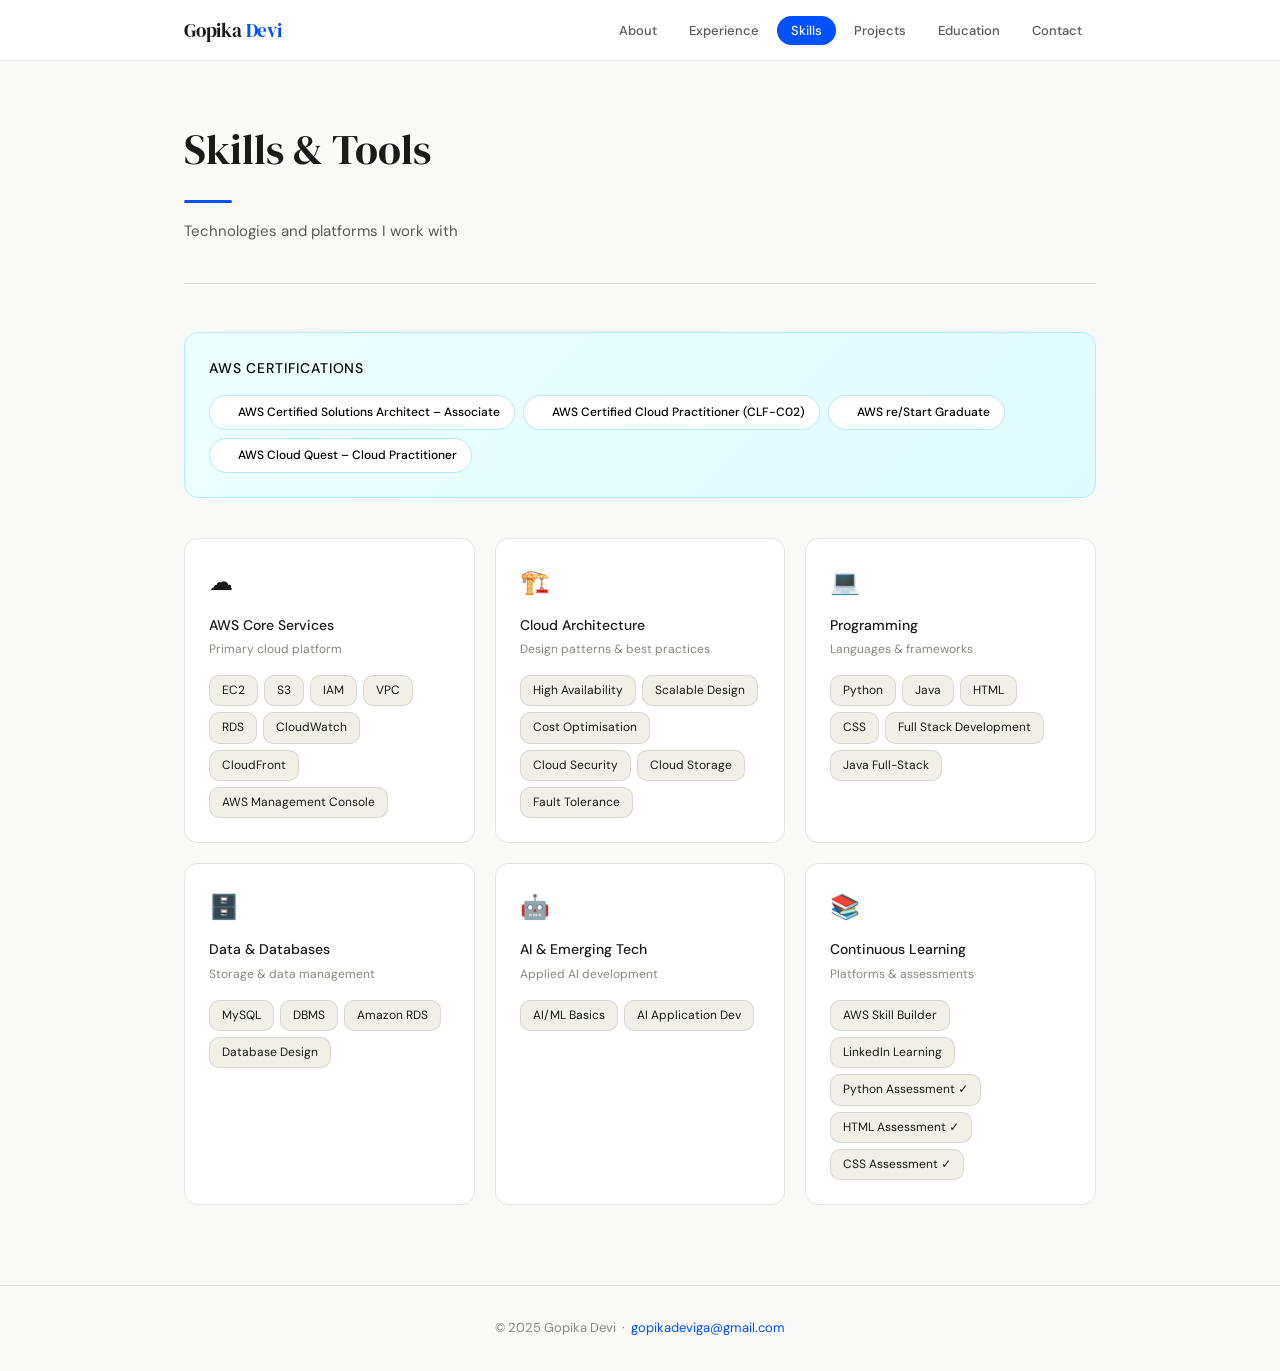
<file: skills.html>
<!DOCTYPE html>
<html lang="en">
<head>
  <meta charset="UTF-8" />
  <meta name="viewport" content="width=device-width, initial-scale=1.0" />
  <title>Skills – Gopika Devi</title>
  <link rel="stylesheet" href="css/style.css" />
  <style>
    .skills-grid {
      display: grid;
      grid-template-columns: repeat(auto-fit, minmax(260px, 1fr));
      gap: 1.25rem;
    }

    .skill-group {
      background: var(--bg-white);
      border: 1px solid var(--border);
      border-radius: var(--radius-lg);
      padding: 1.5rem;
      transition: border-color var(--transition), box-shadow var(--transition);
    }

    .skill-group:hover {
      border-color: var(--aws-blue);
      box-shadow: var(--shadow-md);
    }

    .skill-group-icon {
      font-size: 24px;
      margin-bottom: 0.75rem;
    }

    .skill-group-title {
      font-size: 14px;
      font-weight: 500;
      color: var(--text-primary);
      margin-bottom: 4px;
    }

    .skill-group-desc {
      font-size: 12px;
      color: var(--text-muted);
      margin-bottom: 1rem;
    }

    .cert-banner {
      background: linear-gradient(135deg, #eeffff 0%, #e0fbff 100%);
      border: 1px solid #b2edff;
      border-radius: var(--radius-lg);
      padding: 1.5rem;
      margin-bottom: 2.5rem;
    }

    .cert-banner h2 {
      font-size: 14px;
      font-weight: 500;
      color: #050711;
      margin-bottom: 1rem;
      text-transform: uppercase;
      letter-spacing: 0.06em;
    }

    .cert-list {
      display: flex;
      flex-wrap: wrap;
      gap: 8px;
    }

    .cert-item {
      display: flex;
      align-items: center;
      gap: 7px;
      background: white;
      border: 1px solid #b2e9ff;
      border-radius: var(--radius-xl);
      padding: 7px 14px;
      font-size: 12px;
      font-weight: 500;
      color: #000002;
    }

    .cert-item::before {
      content: '';
      width: 7px;
      height: 7px;
      border-radius: 50%;
      background: var(--aws-black);
      flex-shrink: 0;
    }

    @media (max-width: 480px) {
      .skills-grid { grid-template-columns: 1fr; }
    }
  </style>
</head>
<body>

  <nav class="nav">
    <div class="container nav-inner">
      <a href="index.html" class="nav-logo">Gopika <span>Devi</span></a>
      <ul class="nav-links" id="nav-links">
        <li><a href="index.html">About</a></li>
        <li><a href="experience.html">Experience</a></li>
        <li><a href="skills.html">Skills</a></li>
        <li><a href="projects.html">Projects</a></li>
        <li><a href="education.html">Education</a></li>
        <li><a href="contact.html">Contact</a></li>
      </ul>
      <button class="nav-hamburger" id="hamburger" aria-label="Menu">
        <span></span><span></span><span></span>
      </button>
    </div>
  </nav>

  <main>
    <div class="container">

      <header class="page-header fade-up">
        <h1>Skills &amp; Tools</h1>
        <div class="accent-line"></div>
        <p>Technologies and platforms I work with</p>
      </header>

      <!-- Certifications Banner -->
      <div class="cert-banner fade-up fade-up-delay-1">
        <h2>AWS Certifications</h2>
        <div class="cert-list">
          <div class="cert-item">AWS Certified Solutions Architect – Associate</div>
          <div class="cert-item">AWS Certified Cloud Practitioner (CLF-C02)</div>
          <div class="cert-item">AWS re/Start Graduate</div>
          <div class="cert-item">AWS Cloud Quest – Cloud Practitioner</div>
        </div>
      </div>

      <!-- Skills Grid -->
      <div class="skills-grid fade-up fade-up-delay-2">

        <div class="skill-group">
          <div class="skill-group-icon">☁️</div>
          <div class="skill-group-title">AWS Core Services</div>
          <div class="skill-group-desc">Primary cloud platform</div>
          <div class="pills-group">
            <span class="pill">EC2</span>
            <span class="pill">S3</span>
            <span class="pill">IAM</span>
            <span class="pill">VPC</span>
            <span class="pill">RDS</span>
            <span class="pill">CloudWatch</span>
            <span class="pill">CloudFront</span>
            <span class="pill">AWS Management Console</span>
          </div>
        </div>

        <div class="skill-group">
          <div class="skill-group-icon">🏗️</div>
          <div class="skill-group-title">Cloud Architecture</div>
          <div class="skill-group-desc">Design patterns &amp; best practices</div>
          <div class="pills-group">
            <span class="pill">High Availability</span>
            <span class="pill">Scalable Design</span>
            <span class="pill">Cost Optimisation</span>
            <span class="pill">Cloud Security</span>
            <span class="pill">Cloud Storage</span>
            <span class="pill">Fault Tolerance</span>
          </div>
        </div>

        <div class="skill-group">
          <div class="skill-group-icon">💻</div>
          <div class="skill-group-title">Programming</div>
          <div class="skill-group-desc">Languages &amp; frameworks</div>
          <div class="pills-group">
            <span class="pill">Python</span>
            <span class="pill">Java</span>
            <span class="pill">HTML</span>
            <span class="pill">CSS</span>
            <span class="pill">Full Stack Development</span>
            <span class="pill">Java Full-Stack</span>
          </div>
        </div>

        <div class="skill-group">
          <div class="skill-group-icon">🗄️</div>
          <div class="skill-group-title">Data &amp; Databases</div>
          <div class="skill-group-desc">Storage &amp; data management</div>
          <div class="pills-group">
            <span class="pill">MySQL</span>
            <span class="pill">DBMS</span>
            <span class="pill">Amazon RDS</span>
            <span class="pill">Database Design</span>
          </div>
        </div>

        <div class="skill-group">
          <div class="skill-group-icon">🤖</div>
          <div class="skill-group-title">AI &amp; Emerging Tech</div>
          <div class="skill-group-desc">Applied AI development</div>
          <div class="pills-group">
            <span class="pill">AI/ML Basics</span>
            <span class="pill">AI Application Dev</span>
          </div>
        </div>

        <div class="skill-group">
          <div class="skill-group-icon">📚</div>
          <div class="skill-group-title">Continuous Learning</div>
          <div class="skill-group-desc">Platforms &amp; assessments</div>
          <div class="pills-group">
            <span class="pill">AWS Skill Builder</span>
            <span class="pill">LinkedIn Learning</span>
            <span class="pill">Python Assessment ✓</span>
            <span class="pill">HTML Assessment ✓</span>
            <span class="pill">CSS Assessment ✓</span>
          </div>
        </div>

      </div>
    </div>
  </main>

  <footer class="footer">
    <div class="container">
      <p>© 2025 Gopika Devi &nbsp;·&nbsp; <a href="mailto:gopikadeviga@gmail.com">gopikadeviga@gmail.com</a></p>
    </div>
  </footer>

  <script src="js/nav.js"></script>
</body>
</html>
</file>
<file: css/style.css>
@import url('https://fonts.googleapis.com/css2?family=DM+Serif+Display:ital@0;1&family=DM+Sans:wght@300;400;500&display=swap');

/* ── Reset & Base ── */
*, *::before, *::after { box-sizing: border-box; margin: 0; padding: 0; }

:root {
  --aws-orange: #0051ff;
  --aws-orange-dark: #0025cc;
  --teal: #2c9e1da2;
  --teal-light: #E1F5EE;
  --teal-dark: #0F6E56;
  --gray-50: #F9F9F7;
  --gray-100: #F1EFE8;
  --gray-200: #D3D1C7;
  --gray-500: #888780;
  --gray-800: #2C2C2A;
  --text-primary: #1a1a18;
  --text-secondary: #5a5a58;
  --text-muted: #888780;
  --bg-white: #ffffff;
  --bg-surface: #F9F9F7;
  --border: rgba(0,0,0,0.1);
  --border-strong: rgba(0,0,0,0.2);
  --radius-sm: 6px;
  --radius-md: 10px;
  --radius-lg: 14px;
  --radius-xl: 20px;
  --font-display: 'DM Serif Display', Georgia, serif;
  --font-body: 'DM Sans', system-ui, sans-serif;
  --shadow-sm: 0 1px 3px rgba(0,0,0,0.06), 0 1px 2px rgba(0,0,0,0.04);
  --shadow-md: 0 4px 12px rgba(0,0,0,0.08), 0 2px 4px rgba(0,0,0,0.04);
  --transition: 0.2s ease;
}

html { scroll-behavior: smooth; }

body {
  font-family: var(--font-body);
  color: var(--text-primary);
  background: var(--bg-surface);
  line-height: 1.6;
  -webkit-font-smoothing: antialiased;
}

a { color: inherit; text-decoration: none; }
ul { list-style: none; }
img { max-width: 100%; display: block; }

/* ── Layout ── */
.container {
  max-width: 960px;
  margin: 0 auto;
  padding: 0 1.5rem;
}

/* ── Navigation ── */
.nav {
  position: sticky;
  top: 0;
  z-index: 100;
  background: rgba(255,255,255,0.95);
  backdrop-filter: blur(10px);
  border-bottom: 1px solid var(--border);
}

.nav-inner {
  display: flex;
  align-items: center;
  justify-content: space-between;
  height: 60px;
}

.nav-logo {
  font-family: var(--font-display);
  font-size: 1.2rem;
  color: var(--text-primary);
  letter-spacing: -0.01em;
}

.nav-logo span { color: var(--aws-orange); }

.nav-links {
  display: flex;
  align-items: center;
  gap: 4px;
}

.nav-links a {
  font-size: 13px;
  font-weight: 500;
  padding: 6px 14px;
  border-radius: 20px;
  color: var(--text-secondary);
  transition: all var(--transition);
}

.nav-links a:hover,
.nav-links a.active {
  background: var(--aws-orange);
  color: #fff;
}

.nav-hamburger {
  display: none;
  flex-direction: column;
  gap: 5px;
  cursor: pointer;
  padding: 4px;
  background: none;
  border: none;
}

.nav-hamburger span {
  display: block;
  width: 22px;
  height: 2px;
  background: var(--text-primary);
  border-radius: 2px;
  transition: all var(--transition);
}

/* ── Page Header ── */
.page-header {
  padding: 3.5rem 0 2.5rem;
  border-bottom: 1px solid var(--border);
  margin-bottom: 3rem;
}

.page-header h1 {
  font-family: var(--font-display);
  font-size: clamp(1.8rem, 4vw, 2.6rem);
  font-weight: 400;
  margin-bottom: 0.5rem;
}

.page-header p {
  font-size: 15px;
  color: var(--text-secondary);
}

.accent-line {
  width: 48px;
  height: 3px;
  background: var(--aws-orange);
  border-radius: 2px;
  margin: 1rem 0;
}

/* ── Cards ── */
.card {
  background: var(--bg-white);
  border: 1px solid var(--border);
  border-radius: var(--radius-lg);
  padding: 1.5rem;
  transition: border-color var(--transition), box-shadow var(--transition);
}

.card:hover {
  border-color: var(--aws-orange);
  box-shadow: var(--shadow-md);
}

/* ── Badges & Tags ── */
.badge {
  display: inline-flex;
  align-items: center;
  gap: 5px;
  font-size: 12px;
  font-weight: 500;
  padding: 4px 12px;
  border-radius: 20px;
}

.badge-teal { background: var(--teal-light); color: var(--teal-dark); }
.badge-orange { background: #FFF3E0; color: #E65100; }
.badge-gray { background: var(--gray-100); color: var(--gray-800); }
.badge-break { background: #FFF3CD; color: #856404; }

/* ── Section Labels ── */
.section-label {
  font-size: 11px;
  font-weight: 500;
  color: var(--aws-orange);
  text-transform: uppercase;
  letter-spacing: 0.1em;
  margin-bottom: 1rem;
}

/* ── Skill Pills ── */
.pill {
  display: inline-block;
  font-size: 12px;
  padding: 5px 12px;
  background: var(--gray-100);
  border: 1px solid var(--border);
  border-radius: var(--radius-md);
  color: var(--text-primary);
  transition: all var(--transition);
}

.pill:hover {
  background: var(--teal-light);
  border-color: var(--teal);
  color: var(--teal-dark);
}

.pills-group { display: flex; flex-wrap: wrap; gap: 6px; }

/* ── Footer ── */
.footer {
  margin-top: 5rem;
  border-top: 1px solid var(--border);
  padding: 2rem 0;
  text-align: center;
  font-size: 13px;
  color: var(--text-muted);
}

.footer a { color: var(--aws-orange); }

/* ── Animations ── */
@keyframes fadeUp {
  from { opacity: 0; transform: translateY(16px); }
  to   { opacity: 1; transform: translateY(0); }
}

.fade-up {
  animation: fadeUp 0.5s ease both;
}

.fade-up-delay-1 { animation-delay: 0.1s; }
.fade-up-delay-2 { animation-delay: 0.2s; }
.fade-up-delay-3 { animation-delay: 0.3s; }
.fade-up-delay-4 { animation-delay: 0.4s; }

/* ── Responsive ── */
@media (max-width: 680px) {
  .nav-links { display: none; flex-direction: column; position: absolute; top: 60px; left: 0; right: 0; background: #fff; border-bottom: 1px solid var(--border); padding: 1rem; gap: 4px; }
  .nav-links.open { display: flex; }
  .nav-links a { padding: 10px 16px; border-radius: var(--radius-md); }
  .nav-hamburger { display: flex; }
  .nav { position: relative; }
  .page-header { padding: 2rem 0 1.5rem; }
}
</file>
